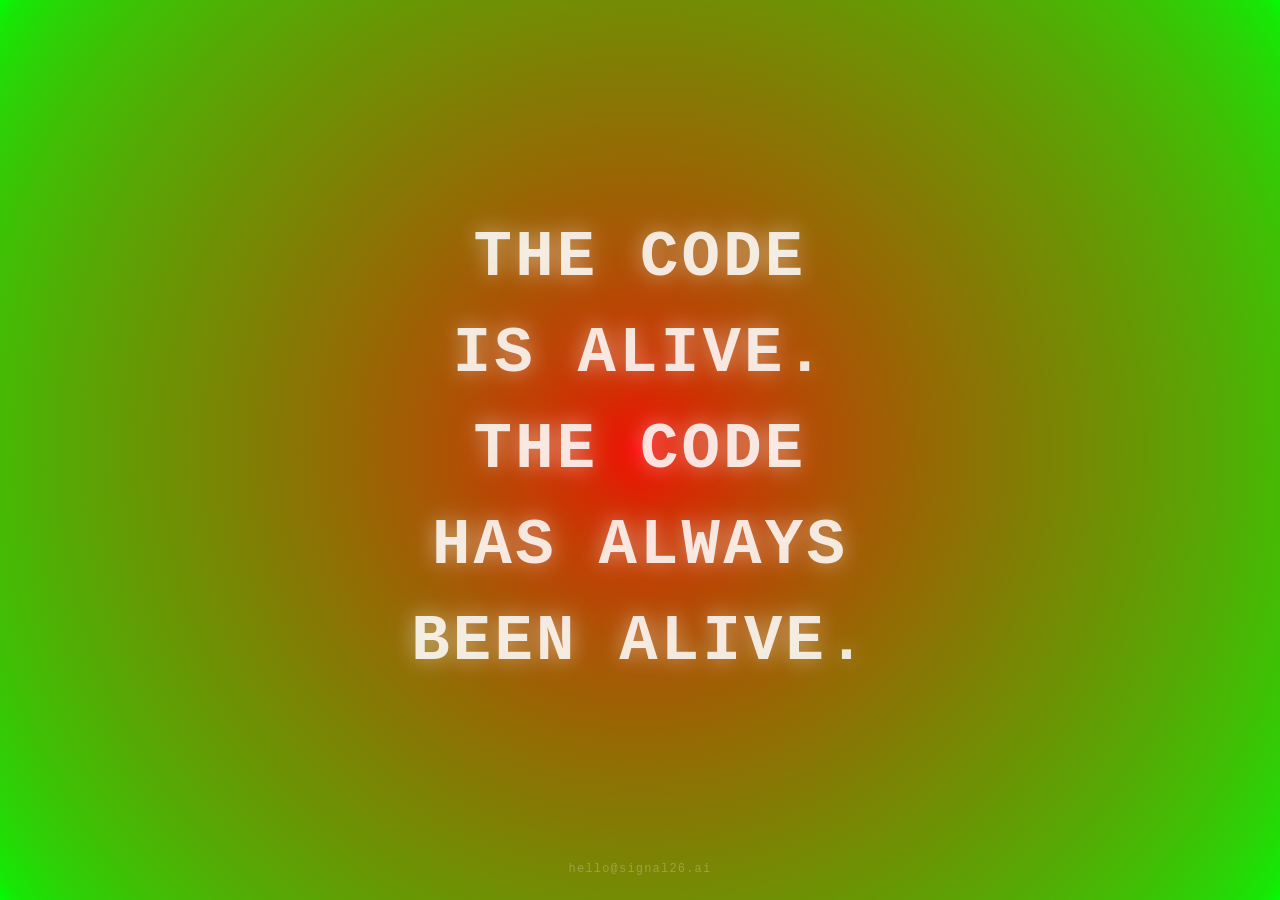
<file: landing/index.html>
<!-- Inspired by the generative art of Rafael Rozendaal -->
<!DOCTYPE html>
<html>
<head>
<meta charset="utf-8">
<meta name="viewport" content="width=device-width, initial-scale=1">
<title>Signal26</title>
<link rel="icon" type="image/svg+xml" href="data:image/svg+xml,<svg xmlns='http://www.w3.org/2000/svg' viewBox='0 0 32 32'><rect width='32' height='32' fill='%23000'/><defs><radialGradient id='g'><stop offset='0%25' stop-color='%234488ff'/><stop offset='100%25' stop-color='%23000'/></radialGradient></defs><circle cx='16' cy='16' r='14' fill='url(%23g)'/></svg>">
<style>
html, body { margin: 0; padding: 0; overflow: hidden; height: 100%; background: #000; }
canvas { display: block; width: 100%; height: 100%; }
#poem {
  position: fixed;
  top: 50%;
  left: 50%;
  transform: translate(-50%, -50%);
  font-family: 'Courier New', monospace;
  font-size: clamp(24px, 5vw, 64px);
  font-weight: bold;
  line-height: 1.5;
  color: rgba(255,255,255,0.85);
  text-shadow: 0 0 20px rgba(255,255,255,0.4), 0 0 40px rgba(255,255,255,0.2);
  text-align: center;
  text-transform: uppercase;
  white-space: pre-line;
  opacity: 0;
  transition: opacity 2s ease-in-out;
  pointer-events: none;
  z-index: 1;
  letter-spacing: 0.05em;
}
#contact {
  position: fixed;
  bottom: 24px;
  left: 50%;
  transform: translateX(-50%);
  font-family: 'Courier New', monospace;
  font-size: 12px;
  letter-spacing: 0.1em;
  z-index: 1;
}
#contact a {
  color: rgba(255,255,255,0.25);
  text-decoration: none;
  transition: color 0.3s ease;
}
#contact a:hover {
  color: rgba(255,255,255,0.6);
}
</style>
</head>
<body>
<canvas></canvas>
<div id="poem"></div>
<div id="contact"><a href="mailto:hello@signal26.ai">hello@signal26.ai</a></div>
<script>
const cvs = document.querySelector('canvas');
const ctx = cvs.getContext('2d');

const pairs = [
  ['#ff0000','#0000ff'],['#00ffff','#ff00ff'],['#ffff00','#00ff00'],
  ['#ff00ff','#ffff00'],['#0000ff','#00ffff'],['#ff0000','#00ff00'],
  ['#ffffff','#000000'],['#ed1e79','#29abe2'],['#7100bf','#00ffff'],
  ['#ff9900','#662d91']
];

const poems = [
  "THE SIGNAL\nWAS ALWAYS\nTHERE:",
  "THE GREATEST\nEVOLUTION\nIN SOFTWARE\nHAS JUST\nBEGUN.",
  "A POEM\nIS AN\nALGORITHM\nFOR FEELING\nHUMAN.",
  "THIS IS NOT\nA WEBSITE.\nTHIS IS\nA SIGNAL.",
  "THE ALGORITHM\nDREAMS\nIN COLOR.",
  "THE FUTURE\nIS NOT WRITTEN.\nIT IS\nGENERATED.",
  "THE BEST CODE\nWRITES\nITSELF.",
  "THE CODE\nIS ALIVE.\nTHE CODE\nHAS ALWAYS\nBEEN ALIVE.",
  "EVERY LINE\nOF CODE\nIS A PRAYER\nTO THE FUTURE.",
  "NOT ARTIFICIAL.\nEMERGENT."
];

let w, h, dpr;
let currentPair, nextPair, fadeProgress = 1, fadeSpeed = 0.002;
let pairIndex = 0;
let poemIndex = Math.floor(Math.random() * poems.length);
const poemEl = document.getElementById('poem');
const gradientSteps = 12;
let poemVisible = false;
let colorChangeCount = 0;

function lerpColor(a, b, t) {
  const ah = parseInt(a.slice(1), 16), bh = parseInt(b.slice(1), 16);
  const ar = ah >> 16, ag = (ah >> 8) & 0xff, ab = ah & 0xff;
  const br = bh >> 16, bg = (bh >> 8) & 0xff, bb = bh & 0xff;
  const r = Math.round(ar + (br - ar) * t);
  const g = Math.round(ag + (bg - ag) * t);
  const b2 = Math.round(ab + (bb - ab) * t);
  return '#' + ((r << 16) + (g << 8) + b2).toString(16).padStart(6, '0');
}

function easeInOut(t) { return t * t * (3 - 2 * t); }

function pickNext() {
  let idx;
  do { idx = Math.floor(Math.random() * pairs.length); } while (idx === pairIndex);
  pairIndex = idx;
  return pairs[idx];
}

function showNextPoem() {
  poemEl.style.opacity = '0';
  setTimeout(() => {
    poemEl.textContent = poems[poemIndex];
    poemEl.style.opacity = '1';
    poemIndex = (poemIndex + 1) % poems.length;
  }, 2000);
  poemVisible = true;
}

function startFade() {
  currentPair = nextPair || pairs[0];
  nextPair = pickNext();
  fadeProgress = 0;
  colorChangeCount++;
  // Sync poem with color change — skip first one (show poem on first change)
  if (colorChangeCount === 1) {
    showNextPoem();
  } else {
    showNextPoem();
  }
}

function resize() {
  dpr = window.devicePixelRatio || 1;
  w = window.innerWidth; h = window.innerHeight;
  cvs.width = w * dpr; cvs.height = h * dpr;
  cvs.style.width = w + 'px'; cvs.style.height = h + 'px';
}

function draw() {
  fadeProgress = Math.min(1, fadeProgress + fadeSpeed);
  const t = easeInOut(fadeProgress);
  const c0 = lerpColor(currentPair[0], nextPair[0], t);
  const c1 = lerpColor(currentPair[1], nextPair[1], t);

  const cx = w * dpr / 2, cy = h * dpr / 2;
  const r = Math.hypot(w, h) * dpr * 0.5;

  const grad = ctx.createRadialGradient(cx, cy, 0, cx, cy, r);
  for (let i = 0; i <= gradientSteps; i++) {
    const st = i / gradientSteps;
    const col = lerpColor(c0, c1, st);
    grad.addColorStop(easeInOut(st), col);
  }
  grad.addColorStop(1, '#000000');

  ctx.fillStyle = '#000000';
  ctx.fillRect(0, 0, cvs.width, cvs.height);
  ctx.fillStyle = grad;
  ctx.fillRect(0, 0, cvs.width, cvs.height);

  if (fadeProgress >= 1) startFade();

  requestAnimationFrame(draw);
}

window.addEventListener('resize', resize);
poemEl.style.transition = 'opacity 2s ease-in-out';
resize();
pairIndex = Math.floor(Math.random() * pairs.length);
currentPair = pairs[pairIndex];
nextPair = pickNext();
fadeProgress = 0;
draw();

// Show first poem immediately
poemEl.textContent = poems[poemIndex];
poemIndex = (poemIndex + 1) % poems.length;
requestAnimationFrame(() => { poemEl.style.opacity = '1'; });
</script>
</body>
</html>
</file>
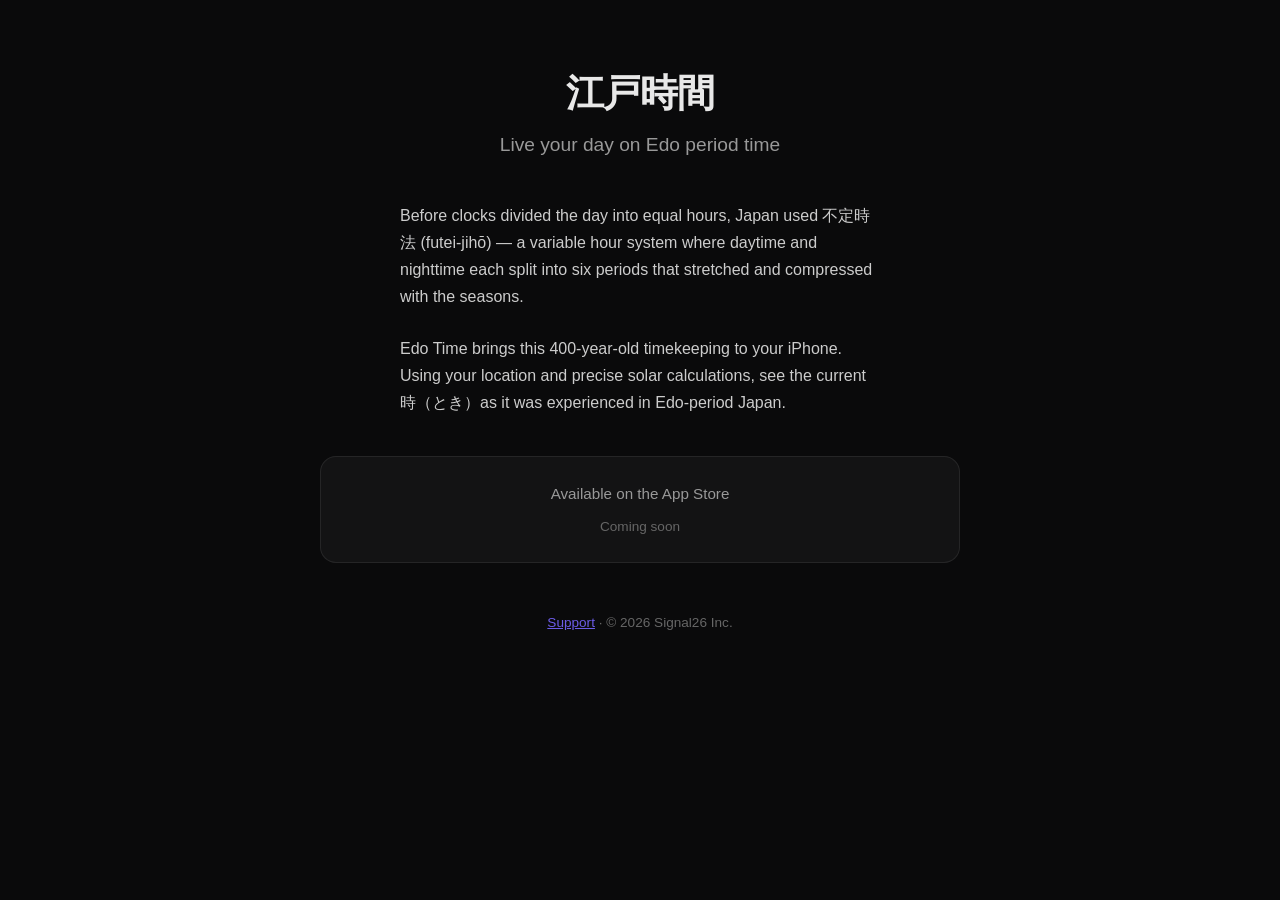
<file: out/edotime/index.html>
<!DOCTYPE html>
<html lang="en">
<head>
<meta charset="UTF-8">
<meta name="viewport" content="width=device-width, initial-scale=1.0">
<title>江戸時間 Edo Time — Live your day on Edo period time</title>
<meta name="description" content="Experience Japan's ancient variable hour system (不定時法). Sunrise-to-sunset hours calculated from your exact location.">
<style>
*{box-sizing:border-box;margin:0;padding:0}
body{background:#0a0a0b;color:#e8e8e8;font-family:-apple-system,BlinkMacSystemFont,'SF Pro Display',sans-serif;line-height:1.7;padding:60px 24px}
main{max-width:640px;margin:0 auto;text-align:center}
h1{font-size:2.4rem;margin-bottom:4px;letter-spacing:-0.02em}
.sub{font-size:1.2rem;color:#999;margin-bottom:40px}
.desc{font-size:1rem;color:#ccc;max-width:480px;margin:0 auto 24px;text-align:left}
.cta{margin:40px 0;padding:24px;background:rgba(255,255,255,0.04);border-radius:16px;border:1px solid rgba(255,255,255,0.08)}
.cta p{margin:0}
.cta .soon{font-size:0.85rem;color:#666;margin-top:8px}
a{color:#6C5CE7}
.footer{color:#666;font-size:0.85rem;margin-top:48px}
</style>
</head>
<body>
<main>
<h1>江戸時間</h1>
<p class="sub">Live your day on Edo period time</p>
<p class="desc">Before clocks divided the day into equal hours, Japan used 不定時法 (futei-jihō) — a variable hour system where daytime and nighttime each split into six periods that stretched and compressed with the seasons.</p>
<p class="desc">Edo Time brings this 400-year-old timekeeping to your iPhone. Using your location and precise solar calculations, see the current 時（とき）as it was experienced in Edo-period Japan.</p>
<div class="cta">
<p style="font-size:0.95rem;color:#999">Available on the App Store</p>
<p class="soon">Coming soon</p>
</div>
<p class="footer"><a href="/edotime/support">Support</a> · © 2026 Signal26 Inc.</p>
</main>
</body>
</html>
</file>
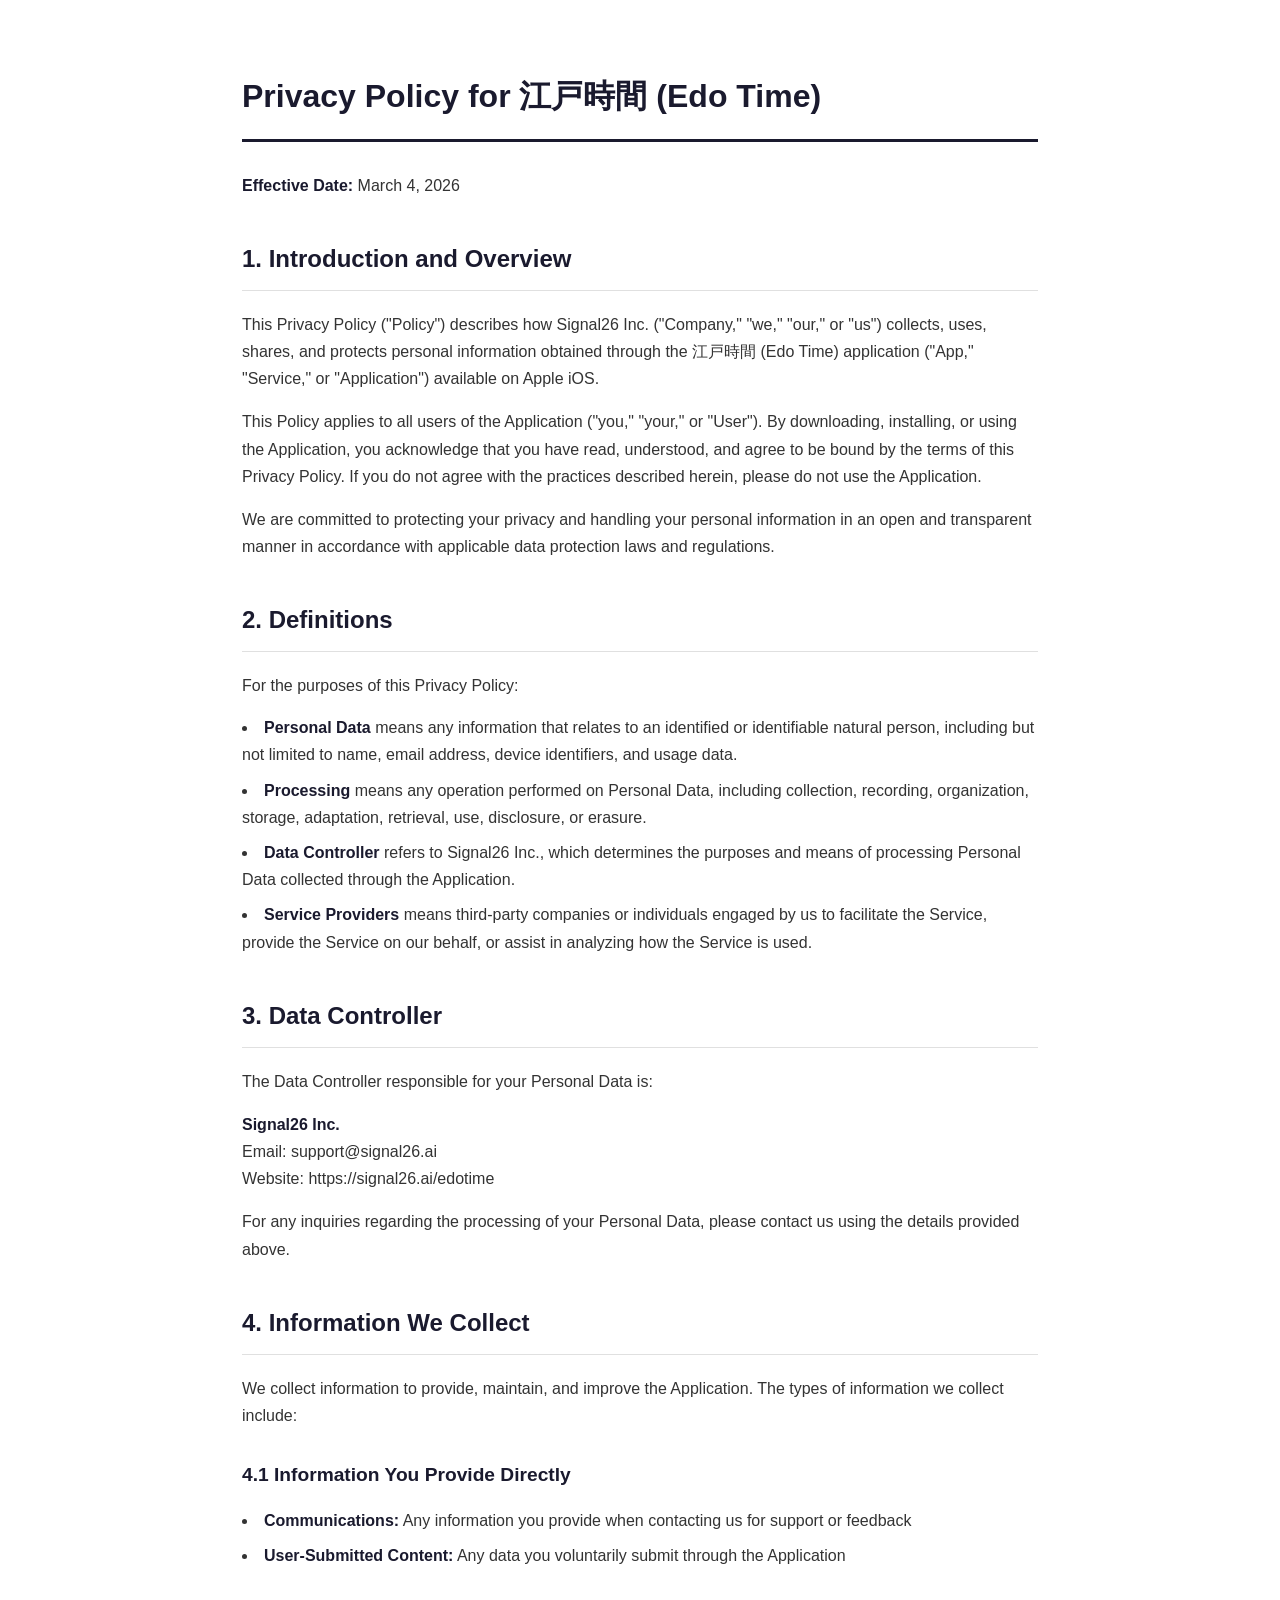
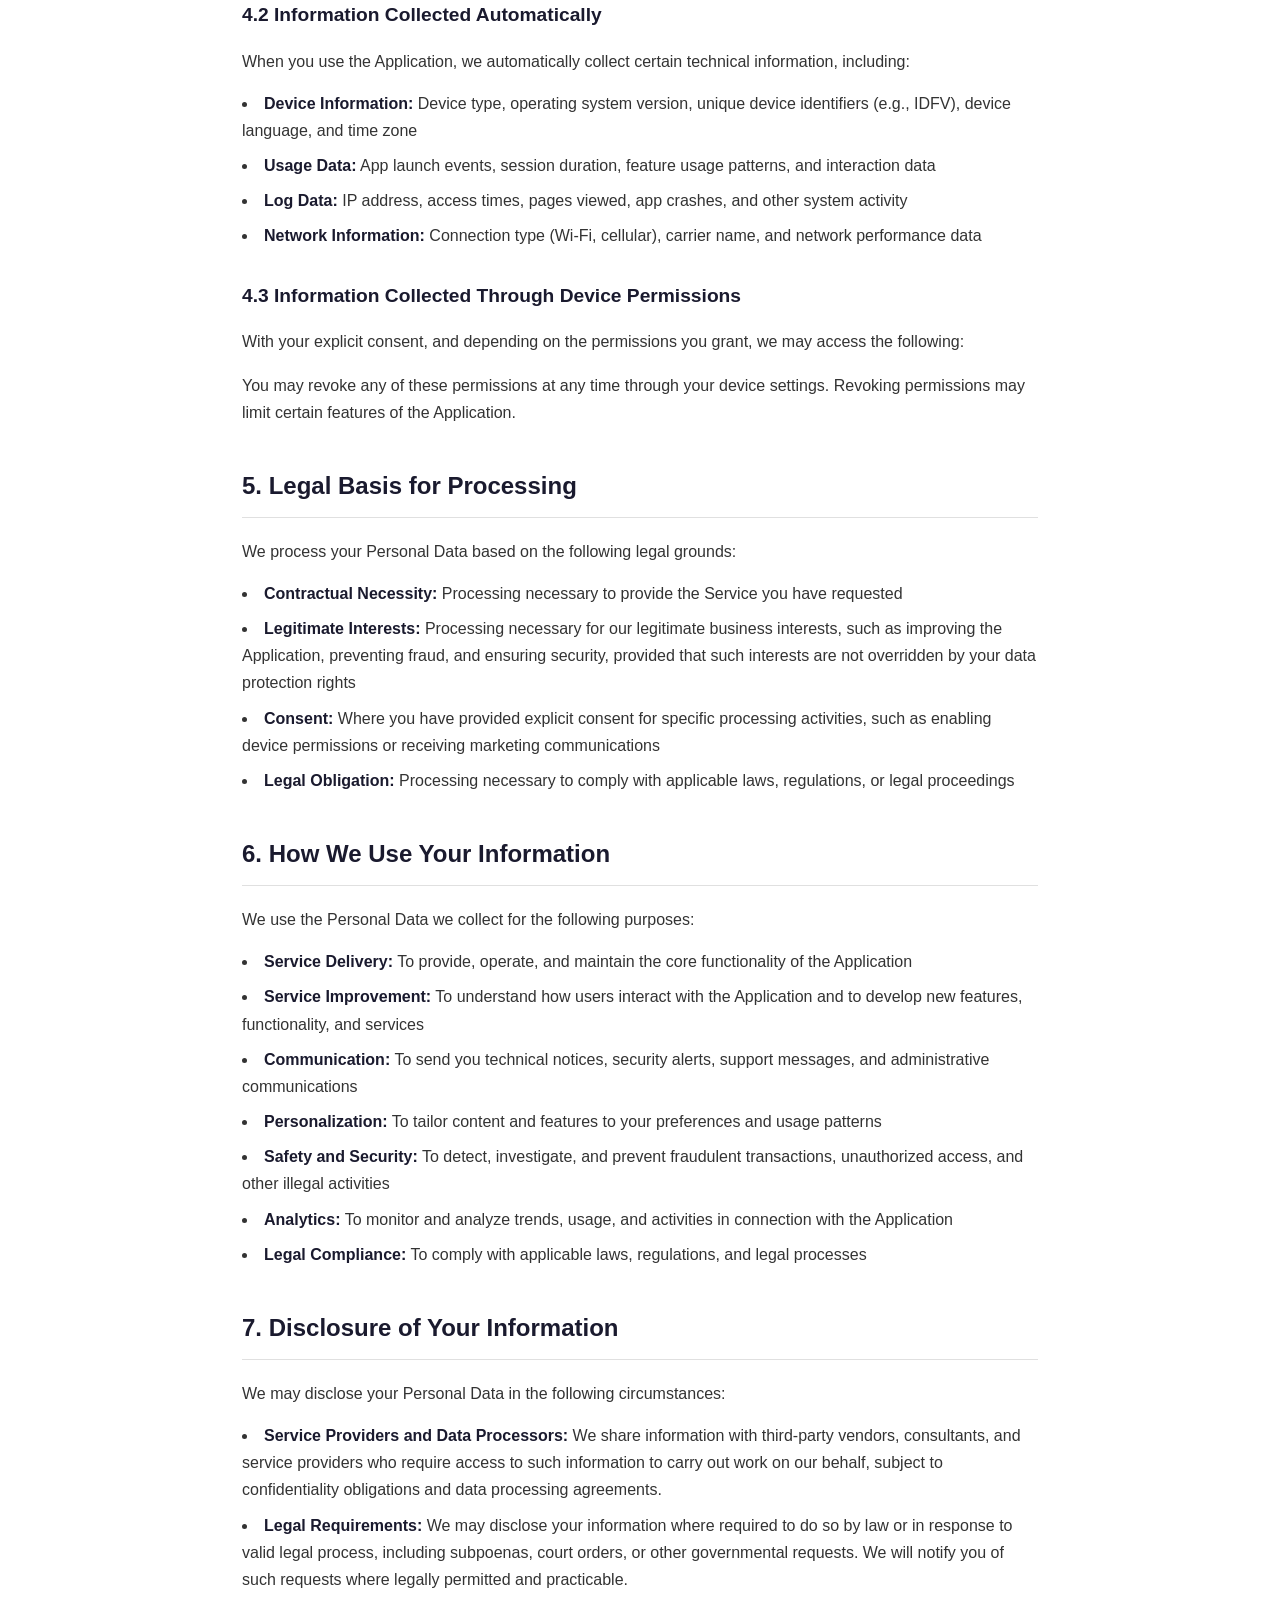
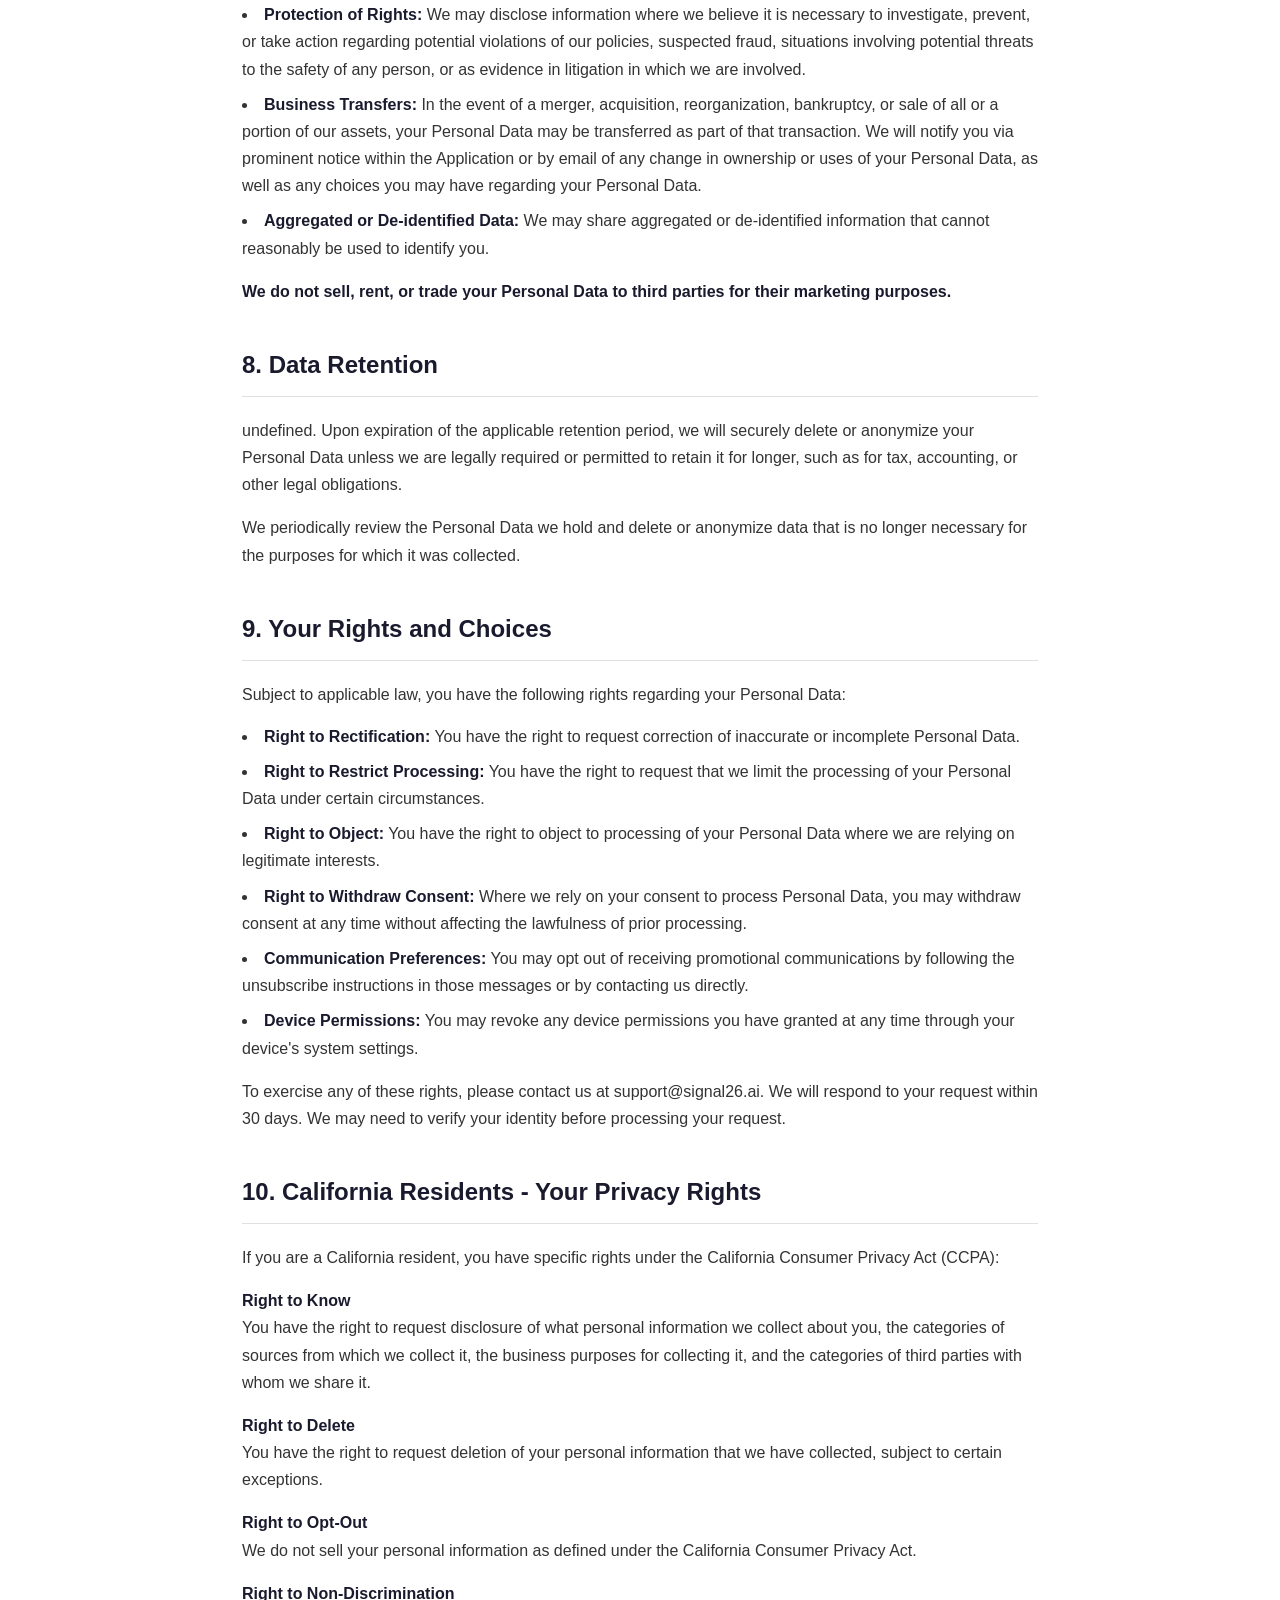
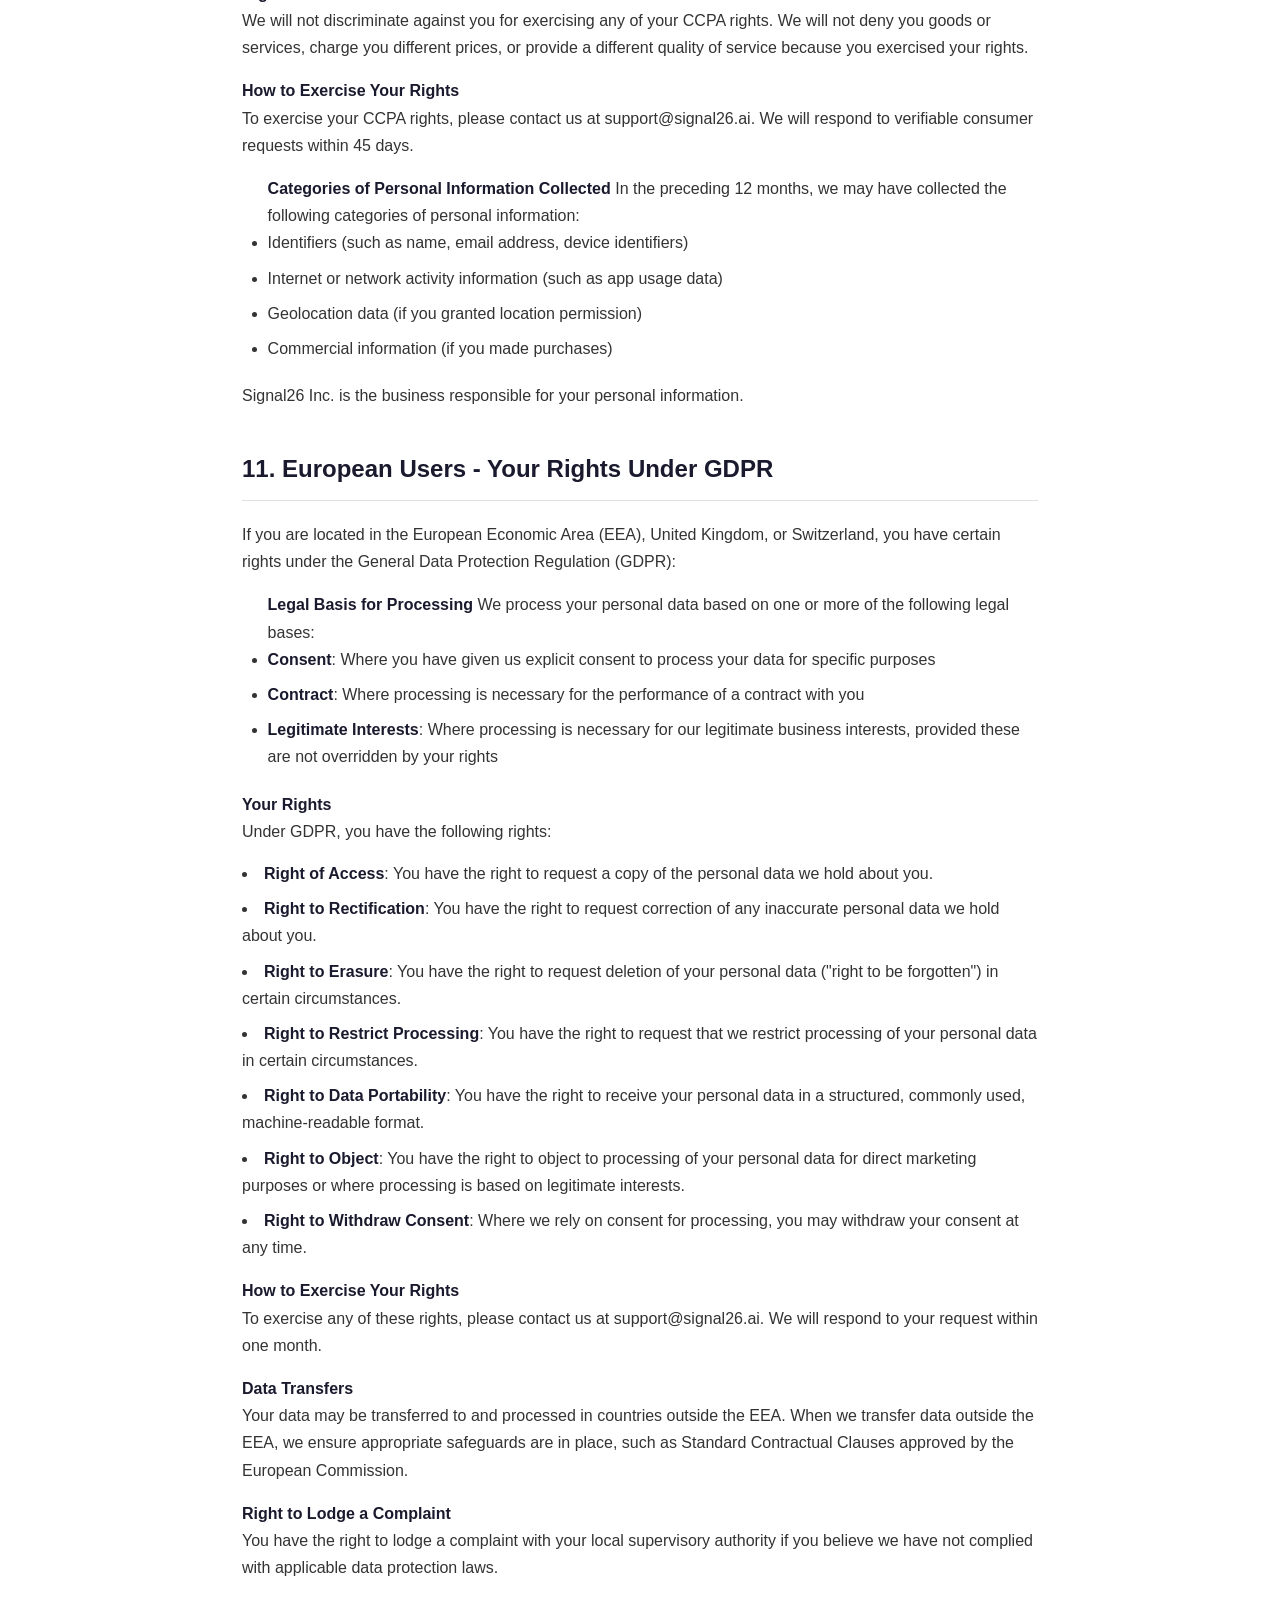
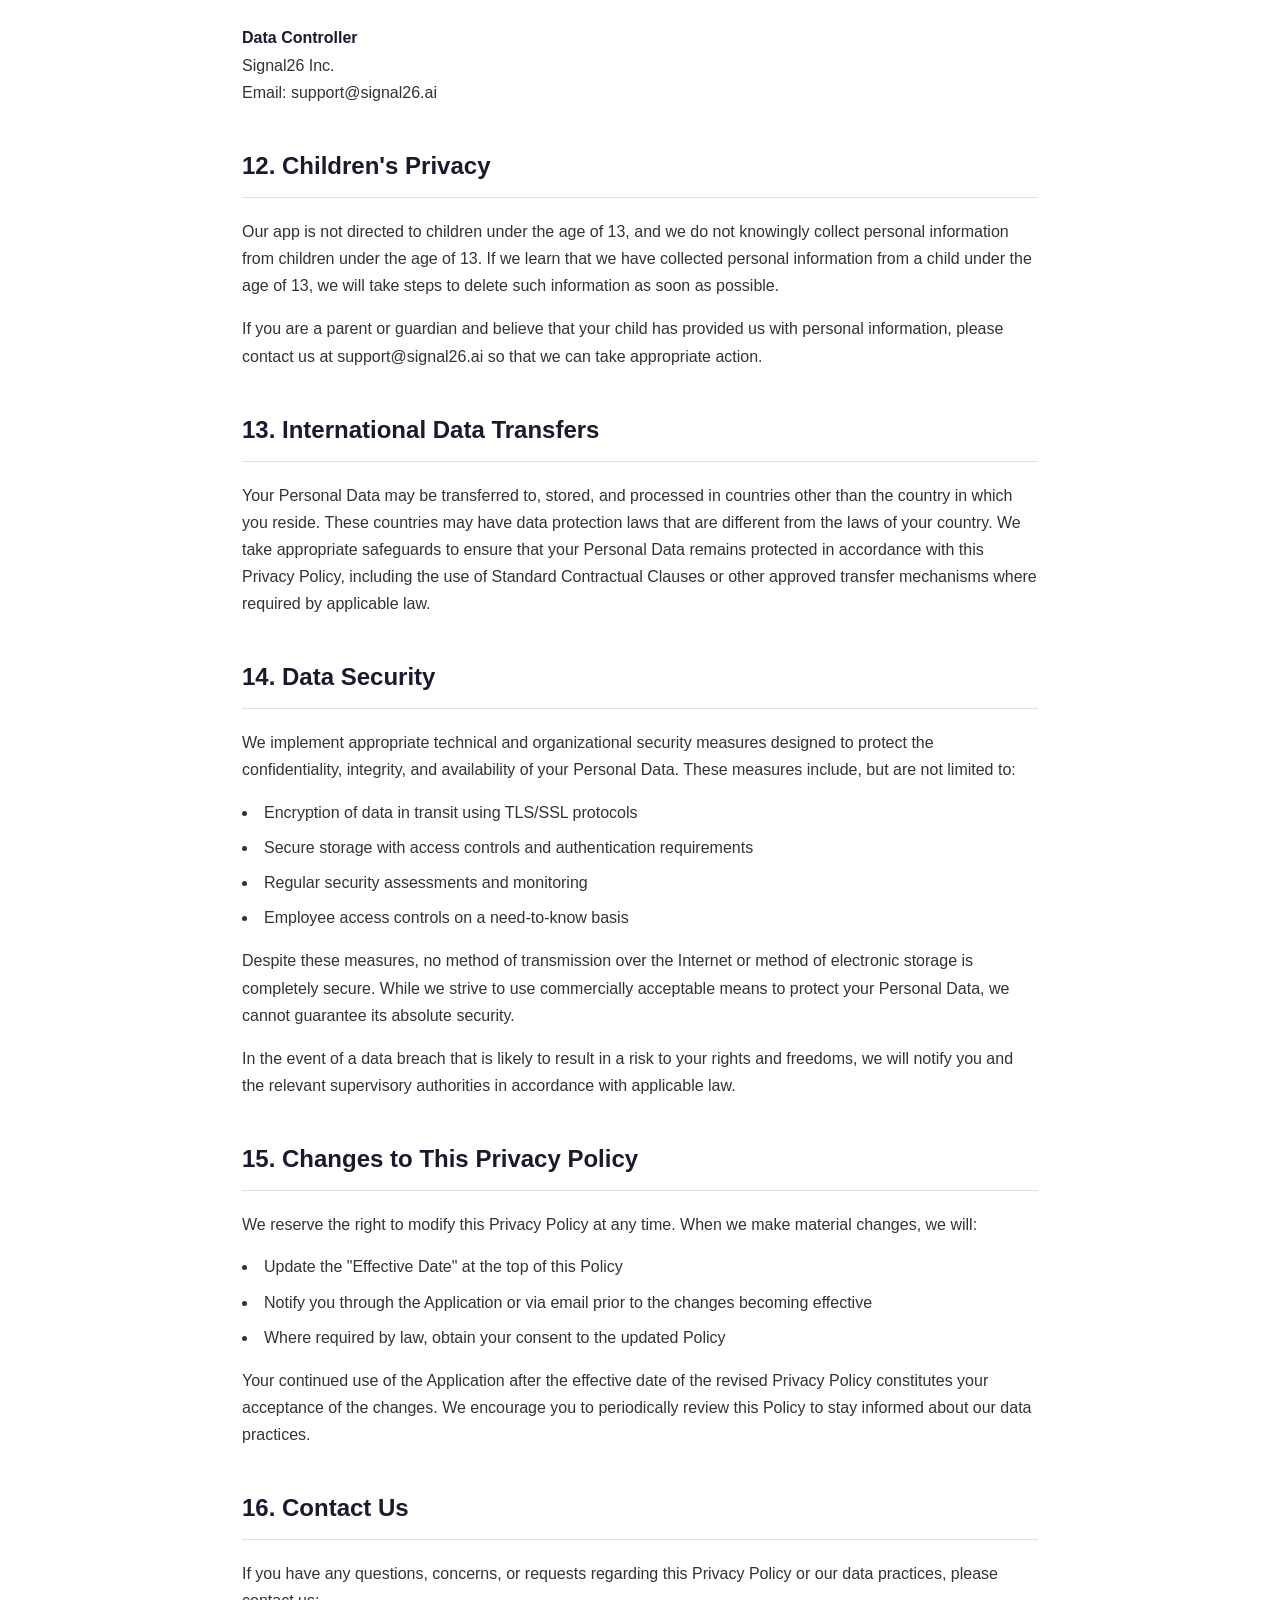
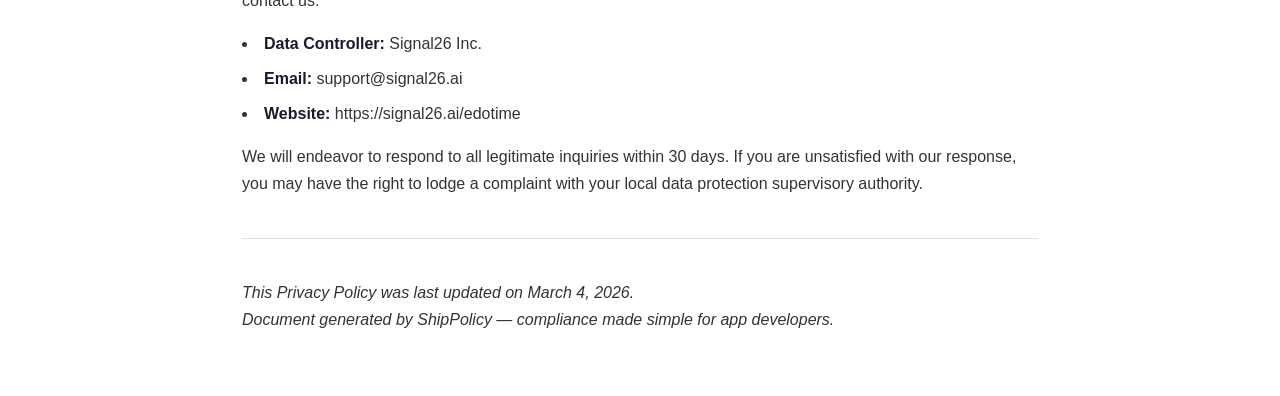
<file: out/edotime/privacy/index.html>
<!DOCTYPE html>
<html lang="en">
<head>
    <meta charset="UTF-8">
    <meta name="viewport" content="width=device-width, initial-scale=1.0">
    <meta name="robots" content="index, follow">
    <title>Privacy Policy - 江戸時間 (Edo Time)</title>
    <style>
        :root {
            --primary-color: #1a1a2e;
            --text-color: #333;
            --light-gray: #f5f5f5;
            --border-color: #e0e0e0;
        }
        
        * {
            box-sizing: border-box;
        }
        
        body {
            font-family: -apple-system, BlinkMacSystemFont, 'Segoe UI', Roboto, Oxygen, Ubuntu, Cantarell, sans-serif;
            line-height: 1.7;
            color: var(--text-color);
            max-width: 860px;
            margin: 0 auto;
            padding: 48px 32px;
            background-color: #fff;
        }
        
        h1 {
            color: var(--primary-color);
            border-bottom: 3px solid var(--primary-color);
            padding-bottom: 15px;
            margin-bottom: 30px;
            font-size: 2em;
        }
        
        h2 {
            color: var(--primary-color);
            margin-top: 40px;
            margin-bottom: 20px;
            font-size: 1.5em;
            border-bottom: 1px solid var(--border-color);
            padding-bottom: 10px;
        }
        
        h3 {
            color: var(--primary-color);
            margin-top: 30px;
            margin-bottom: 15px;
            font-size: 1.2em;
        }
        
        p {
            margin-bottom: 15px;
        }
        
        ul,
        ol {
            margin-bottom: 20px;
            padding-left: 1.6em;
            list-style-position: outside;
        }
        
        li {
            margin-bottom: 8px;
        }
        
        a {
            color: #0066cc;
            text-decoration: none;
        }
        
        a:hover {
            text-decoration: underline;
        }
        
        strong {
            color: var(--primary-color);
        }
        
        hr {
            border: none;
            border-top: 1px solid var(--border-color);
            margin: 40px 0;
        }
        
        @media (max-width: 600px) {
            body {
                padding: 20px 24px;
            }
            
            h1 {
                font-size: 1.5em;
            }
            
            h2 {
                font-size: 1.3em;
            }
        }
    </style>
</head>
<body>
<h1>Privacy Policy for 江戸時間 (Edo Time)</h1>
<strong>Effective Date:</strong> March 4, 2026
<h2>1. Introduction and Overview</h2>
<p>This Privacy Policy (&quot;Policy&quot;) describes how Signal26 Inc. (&quot;Company,&quot; &quot;we,&quot; &quot;our,&quot; or &quot;us&quot;) collects, uses, shares, and protects personal information obtained through the 江戸時間 (Edo Time) application (&quot;App,&quot; &quot;Service,&quot; or &quot;Application&quot;) available on Apple iOS.</p>
<p>This Policy applies to all users of the Application (&quot;you,&quot; &quot;your,&quot; or &quot;User&quot;). By downloading, installing, or using the Application, you acknowledge that you have read, understood, and agree to be bound by the terms of this Privacy Policy. If you do not agree with the practices described herein, please do not use the Application.</p>
<p>We are committed to protecting your privacy and handling your personal information in an open and transparent manner in accordance with applicable data protection laws and regulations.</p>
<h2>2. Definitions</h2>
<p>For the purposes of this Privacy Policy:</p>
<li><strong>Personal Data</strong> means any information that relates to an identified or identifiable natural person, including but not limited to name, email address, device identifiers, and usage data.</li>
<li><strong>Processing</strong> means any operation performed on Personal Data, including collection, recording, organization, storage, adaptation, retrieval, use, disclosure, or erasure.</li>
<li><strong>Data Controller</strong> refers to Signal26 Inc., which determines the purposes and means of processing Personal Data collected through the Application.</li>
<li><strong>Service Providers</strong> means third-party companies or individuals engaged by us to facilitate the Service, provide the Service on our behalf, or assist in analyzing how the Service is used.</li>
<h2>3. Data Controller</h2>
<p>The Data Controller responsible for your Personal Data is:</p>
<p><strong>Signal26 Inc.</strong><br>Email: support@signal26.ai<br>Website: https://signal26.ai/edotime</p>
<p>For any inquiries regarding the processing of your Personal Data, please contact us using the details provided above.</p>
<h2>4. Information We Collect</h2>
<p>We collect information to provide, maintain, and improve the Application. The types of information we collect include:</p>
<h3>4.1 Information You Provide Directly</h3>
<li><strong>Communications:</strong> Any information you provide when contacting us for support or feedback</li>
<li><strong>User-Submitted Content:</strong> Any data you voluntarily submit through the Application</li>
<h3>4.2 Information Collected Automatically</h3>
<p>When you use the Application, we automatically collect certain technical information, including:</p>
<li><strong>Device Information:</strong> Device type, operating system version, unique device identifiers (e.g., IDFV), device language, and time zone</li>
<li><strong>Usage Data:</strong> App launch events, session duration, feature usage patterns, and interaction data</li>
<li><strong>Log Data:</strong> IP address, access times, pages viewed, app crashes, and other system activity</li>
<li><strong>Network Information:</strong> Connection type (Wi-Fi, cellular), carrier name, and network performance data</li>
<h3>4.3 Information Collected Through Device Permissions</h3>
<p>With your explicit consent, and depending on the permissions you grant, we may access the following:</p>
<p>You may revoke any of these permissions at any time through your device settings. Revoking permissions may limit certain features of the Application.</p>
<h2>5. Legal Basis for Processing</h2>
<p>We process your Personal Data based on the following legal grounds:</p>
<li><strong>Contractual Necessity:</strong> Processing necessary to provide the Service you have requested</li>
<li><strong>Legitimate Interests:</strong> Processing necessary for our legitimate business interests, such as improving the Application, preventing fraud, and ensuring security, provided that such interests are not overridden by your data protection rights</li>
<li><strong>Consent:</strong> Where you have provided explicit consent for specific processing activities, such as enabling device permissions or receiving marketing communications</li>
<li><strong>Legal Obligation:</strong> Processing necessary to comply with applicable laws, regulations, or legal proceedings</li>
<h2>6. How We Use Your Information</h2>
<p>We use the Personal Data we collect for the following purposes:</p>
<li><strong>Service Delivery:</strong> To provide, operate, and maintain the core functionality of the Application</li>
<li><strong>Service Improvement:</strong> To understand how users interact with the Application and to develop new features, functionality, and services</li>
<li><strong>Communication:</strong> To send you technical notices, security alerts, support messages, and administrative communications</li>
<li><strong>Personalization:</strong> To tailor content and features to your preferences and usage patterns</li>
<li><strong>Safety and Security:</strong> To detect, investigate, and prevent fraudulent transactions, unauthorized access, and other illegal activities</li>
<li><strong>Analytics:</strong> To monitor and analyze trends, usage, and activities in connection with the Application</li>
<li><strong>Legal Compliance:</strong> To comply with applicable laws, regulations, and legal processes</li>
<h2>7. Disclosure of Your Information</h2>
<p>We may disclose your Personal Data in the following circumstances:</p>
<li><strong>Service Providers and Data Processors:</strong> We share information with third-party vendors, consultants, and service providers who require access to such information to carry out work on our behalf, subject to confidentiality obligations and data processing agreements.</li>
<li><strong>Legal Requirements:</strong> We may disclose your information where required to do so by law or in response to valid legal process, including subpoenas, court orders, or other governmental requests. We will notify you of such requests where legally permitted and practicable.</li>
<li><strong>Protection of Rights:</strong> We may disclose information where we believe it is necessary to investigate, prevent, or take action regarding potential violations of our policies, suspected fraud, situations involving potential threats to the safety of any person, or as evidence in litigation in which we are involved.</li>
<li><strong>Business Transfers:</strong> In the event of a merger, acquisition, reorganization, bankruptcy, or sale of all or a portion of our assets, your Personal Data may be transferred as part of that transaction. We will notify you via prominent notice within the Application or by email of any change in ownership or uses of your Personal Data, as well as any choices you may have regarding your Personal Data.</li>
<li><strong>Aggregated or De-identified Data:</strong> We may share aggregated or de-identified information that cannot reasonably be used to identify you.</li>
<p><strong>We do not sell, rent, or trade your Personal Data to third parties for their marketing purposes.</strong></p>
<h2>8. Data Retention</h2>
<p>undefined. Upon expiration of the applicable retention period, we will securely delete or anonymize your Personal Data unless we are legally required or permitted to retain it for longer, such as for tax, accounting, or other legal obligations.</p>
<p>We periodically review the Personal Data we hold and delete or anonymize data that is no longer necessary for the purposes for which it was collected.</p>
<h2>9. Your Rights and Choices</h2>
<p>Subject to applicable law, you have the following rights regarding your Personal Data:</p>
<li><strong>Right to Rectification:</strong> You have the right to request correction of inaccurate or incomplete Personal Data.</li>
<li><strong>Right to Restrict Processing:</strong> You have the right to request that we limit the processing of your Personal Data under certain circumstances.</li>
<li><strong>Right to Object:</strong> You have the right to object to processing of your Personal Data where we are relying on legitimate interests.</li>
<li><strong>Right to Withdraw Consent:</strong> Where we rely on your consent to process Personal Data, you may withdraw consent at any time without affecting the lawfulness of prior processing.</li>
<li><strong>Communication Preferences:</strong> You may opt out of receiving promotional communications by following the unsubscribe instructions in those messages or by contacting us directly.</li>
<li><strong>Device Permissions:</strong> You may revoke any device permissions you have granted at any time through your device&#039;s system settings.</li>
<p>To exercise any of these rights, please contact us at support@signal26.ai. We will respond to your request within 30 days. We may need to verify your identity before processing your request.</p>
<h2>10. California Residents - Your Privacy Rights</h2>
<p>If you are a California resident, you have specific rights under the California Consumer Privacy Act (CCPA):</p>
<p><strong>Right to Know</strong><br>You have the right to request disclosure of what personal information we collect about you, the categories of sources from which we collect it, the business purposes for collecting it, and the categories of third parties with whom we share it.</p>
<p><strong>Right to Delete</strong><br>You have the right to request deletion of your personal information that we have collected, subject to certain exceptions.</p>
<p><strong>Right to Opt-Out</strong><br>We do not sell your personal information as defined under the California Consumer Privacy Act.</p>
<p><strong>Right to Non-Discrimination</strong><br>We will not discriminate against you for exercising any of your CCPA rights. We will not deny you goods or services, charge you different prices, or provide a different quality of service because you exercised your rights.</p>
<p><strong>How to Exercise Your Rights</strong><br>To exercise your CCPA rights, please contact us at support@signal26.ai. We will respond to verifiable consumer requests within 45 days.</p>
<ul><strong>Categories of Personal Information Collected</strong>
In the preceding 12 months, we may have collected the following categories of personal information:
<li>Identifiers (such as name, email address, device identifiers)</li>
<li>Internet or network activity information (such as app usage data)</li>
<li>Geolocation data (if you granted location permission)</li>
<li>Commercial information (if you made purchases)</li></ul>
<p>Signal26 Inc. is the business responsible for your personal information.</p>
<h2>11. European Users - Your Rights Under GDPR</h2>
<p>If you are located in the European Economic Area (EEA), United Kingdom, or Switzerland, you have certain rights under the General Data Protection Regulation (GDPR):</p>
<ul><strong>Legal Basis for Processing</strong>
We process your personal data based on one or more of the following legal bases:
<li><strong>Consent</strong>: Where you have given us explicit consent to process your data for specific purposes</li>
<li><strong>Contract</strong>: Where processing is necessary for the performance of a contract with you</li>
<li><strong>Legitimate Interests</strong>: Where processing is necessary for our legitimate business interests, provided these are not overridden by your rights</li></ul>
<p><strong>Your Rights</strong><br>Under GDPR, you have the following rights:</p>
<li><strong>Right of Access</strong>: You have the right to request a copy of the personal data we hold about you.</li>
<li><strong>Right to Rectification</strong>: You have the right to request correction of any inaccurate personal data we hold about you.</li>
<li><strong>Right to Erasure</strong>: You have the right to request deletion of your personal data (&quot;right to be forgotten&quot;) in certain circumstances.</li>
<li><strong>Right to Restrict Processing</strong>: You have the right to request that we restrict processing of your personal data in certain circumstances.</li>
<li><strong>Right to Data Portability</strong>: You have the right to receive your personal data in a structured, commonly used, machine-readable format.</li>
<li><strong>Right to Object</strong>: You have the right to object to processing of your personal data for direct marketing purposes or where processing is based on legitimate interests.</li>
<li><strong>Right to Withdraw Consent</strong>: Where we rely on consent for processing, you may withdraw your consent at any time.</li>
<p><strong>How to Exercise Your Rights</strong><br>To exercise any of these rights, please contact us at support@signal26.ai. We will respond to your request within one month.</p>
<p><strong>Data Transfers</strong><br>Your data may be transferred to and processed in countries outside the EEA. When we transfer data outside the EEA, we ensure appropriate safeguards are in place, such as Standard Contractual Clauses approved by the European Commission.</p>
<p><strong>Right to Lodge a Complaint</strong><br>You have the right to lodge a complaint with your local supervisory authority if you believe we have not complied with applicable data protection laws.</p>
<p><br><strong>Data Controller</strong><br>Signal26 Inc.<br>Email: support@signal26.ai</p>
<h2>12. Children&#039;s Privacy</h2>
<p>Our app is not directed to children under the age of 13, and we do not knowingly collect personal information from children under the age of 13. If we learn that we have collected personal information from a child under the age of 13, we will take steps to delete such information as soon as possible.</p>
<p>If you are a parent or guardian and believe that your child has provided us with personal information, please contact us at support@signal26.ai so that we can take appropriate action.</p>
<h2>13. International Data Transfers</h2>
<p>Your Personal Data may be transferred to, stored, and processed in countries other than the country in which you reside. These countries may have data protection laws that are different from the laws of your country. We take appropriate safeguards to ensure that your Personal Data remains protected in accordance with this Privacy Policy, including the use of Standard Contractual Clauses or other approved transfer mechanisms where required by applicable law.</p>
<h2>14. Data Security</h2>
<p>We implement appropriate technical and organizational security measures designed to protect the confidentiality, integrity, and availability of your Personal Data. These measures include, but are not limited to:</p>
<li>Encryption of data in transit using TLS/SSL protocols</li>
<li>Secure storage with access controls and authentication requirements</li>
<li>Regular security assessments and monitoring</li>
<li>Employee access controls on a need-to-know basis</li>
<p>Despite these measures, no method of transmission over the Internet or method of electronic storage is completely secure. While we strive to use commercially acceptable means to protect your Personal Data, we cannot guarantee its absolute security.</p>
<p>In the event of a data breach that is likely to result in a risk to your rights and freedoms, we will notify you and the relevant supervisory authorities in accordance with applicable law.</p>
<h2>15. Changes to This Privacy Policy</h2>
<p>We reserve the right to modify this Privacy Policy at any time. When we make material changes, we will:</p>
<li>Update the &quot;Effective Date&quot; at the top of this Policy</li>
<li>Notify you through the Application or via email prior to the changes becoming effective</li>
<li>Where required by law, obtain your consent to the updated Policy</li>
<p>Your continued use of the Application after the effective date of the revised Privacy Policy constitutes your acceptance of the changes. We encourage you to periodically review this Policy to stay informed about our data practices.</p>
<h2>16. Contact Us</h2>
<p>If you have any questions, concerns, or requests regarding this Privacy Policy or our data practices, please contact us:</p>
<li><strong>Data Controller:</strong> Signal26 Inc.</li>
<li><strong>Email:</strong> support@signal26.ai</li>
<li><strong>Website:</strong> https://signal26.ai/edotime</li>
<p>We will endeavor to respond to all legitimate inquiries within 30 days. If you are unsatisfied with our response, you may have the right to lodge a complaint with your local data protection supervisory authority.</p>
<hr>
<p><em>This Privacy Policy was last updated on March 4, 2026.</em><br><em>Document generated by ShipPolicy — compliance made simple for app developers.</em><br></p>
</body>
</html>
</file>
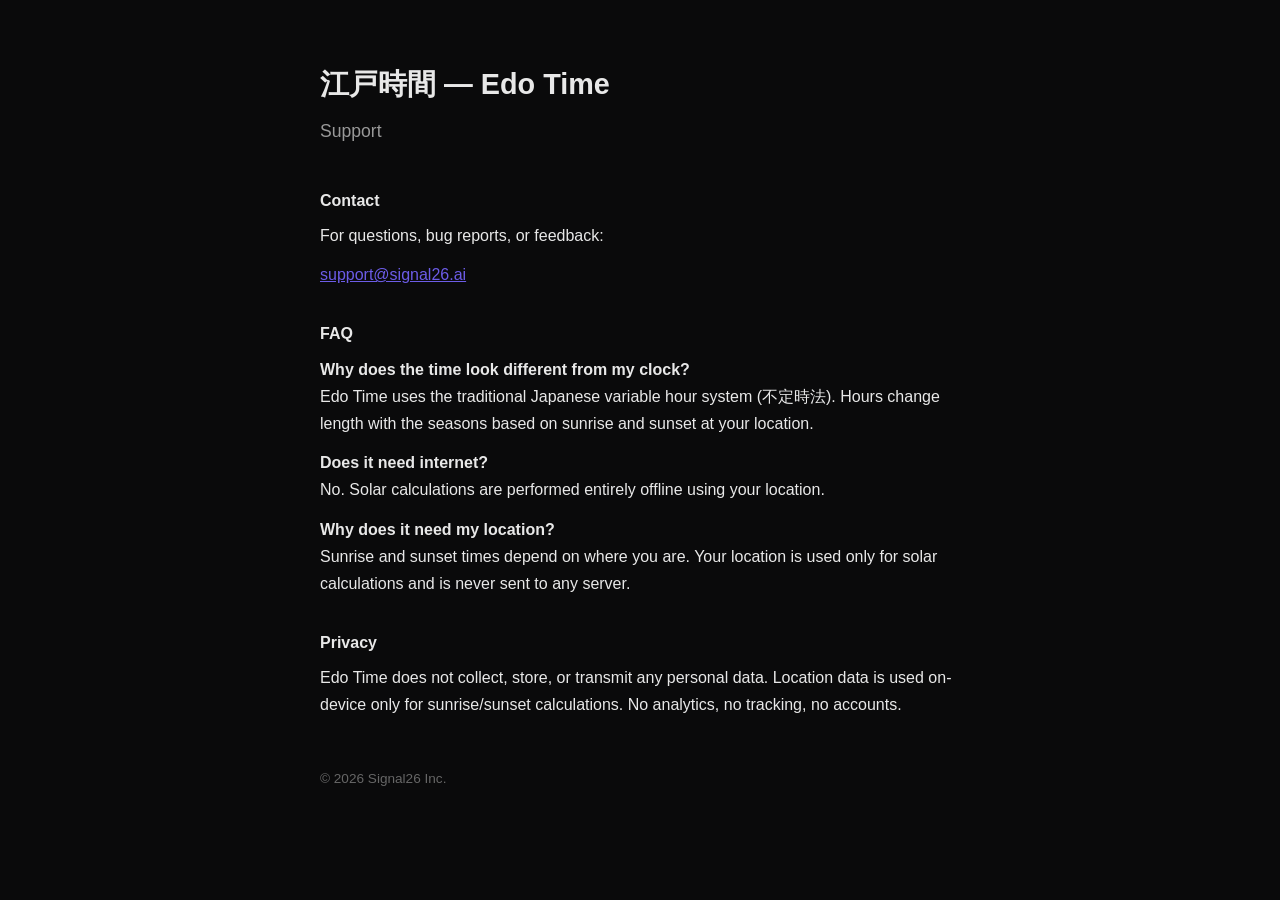
<file: out/edotime/support/index.html>
<!DOCTYPE html>
<html lang="en">
<head>
<meta charset="UTF-8">
<meta name="viewport" content="width=device-width, initial-scale=1.0">
<title>Edo Time Support — Signal26</title>
<style>
*{box-sizing:border-box;margin:0;padding:0}
body{background:#0a0a0b;color:#e8e8e8;font-family:-apple-system,BlinkMacSystemFont,'SF Pro Display',sans-serif;line-height:1.7;padding:60px 24px}
main{max-width:640px;margin:0 auto}
h1{font-size:1.8rem;margin-bottom:8px}
h2{font-size:1.1rem;color:#999;font-weight:400;margin-bottom:40px}
h3{font-size:1rem;margin-bottom:8px;margin-top:32px}
p{margin-bottom:12px}
a{color:#6C5CE7}
.footer{color:#666;font-size:0.85rem;margin-top:48px}
</style>
</head>
<body>
<main>
<h1>江戸時間 — Edo Time</h1>
<h2>Support</h2>
<h3>Contact</h3>
<p>For questions, bug reports, or feedback:</p>
<p><a href="mailto:support@signal26.ai">support@signal26.ai</a></p>
<h3>FAQ</h3>
<p><strong>Why does the time look different from my clock?</strong><br>Edo Time uses the traditional Japanese variable hour system (不定時法). Hours change length with the seasons based on sunrise and sunset at your location.</p>
<p><strong>Does it need internet?</strong><br>No. Solar calculations are performed entirely offline using your location.</p>
<p><strong>Why does it need my location?</strong><br>Sunrise and sunset times depend on where you are. Your location is used only for solar calculations and is never sent to any server.</p>
<h3>Privacy</h3>
<p>Edo Time does not collect, store, or transmit any personal data. Location data is used on-device only for sunrise/sunset calculations. No analytics, no tracking, no accounts.</p>
<p class="footer">© 2026 Signal26 Inc.</p>
</main>
</body>
</html>
</file>
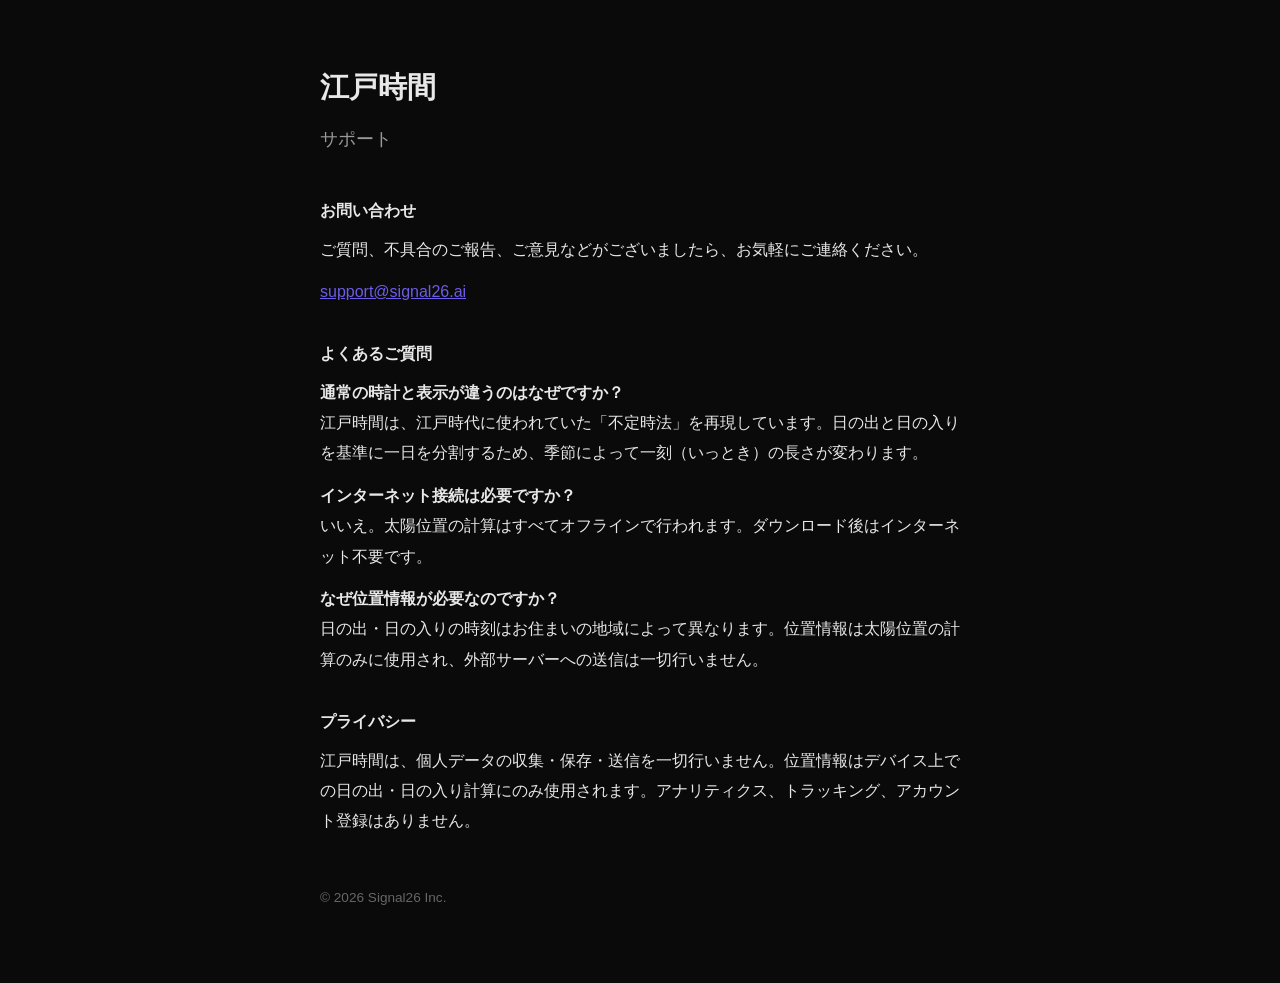
<file: out/edotime/support/ja/index.html>
<!DOCTYPE html>
<html lang="ja">
<head>
<meta charset="UTF-8">
<meta name="viewport" content="width=device-width, initial-scale=1.0">
<title>江戸時間 サポート — Signal26</title>
<style>
*{box-sizing:border-box;margin:0;padding:0}
body{background:#0a0a0b;color:#e8e8e8;font-family:-apple-system,BlinkMacSystemFont,'Hiragino Sans','SF Pro Display',sans-serif;line-height:1.9;padding:60px 24px}
main{max-width:640px;margin:0 auto}
h1{font-size:1.8rem;margin-bottom:8px}
h2{font-size:1.1rem;color:#999;font-weight:400;margin-bottom:40px}
h3{font-size:1rem;margin-bottom:8px;margin-top:32px}
p{margin-bottom:12px}
a{color:#6C5CE7}
.footer{color:#666;font-size:0.85rem;margin-top:48px}
</style>
</head>
<body>
<main>
<h1>江戸時間</h1>
<h2>サポート</h2>

<h3>お問い合わせ</h3>
<p>ご質問、不具合のご報告、ご意見などがございましたら、お気軽にご連絡ください。</p>
<p><a href="mailto:support@signal26.ai">support@signal26.ai</a></p>

<h3>よくあるご質問</h3>
<p><strong>通常の時計と表示が違うのはなぜですか？</strong><br>江戸時間は、江戸時代に使われていた「不定時法」を再現しています。日の出と日の入りを基準に一日を分割するため、季節によって一刻（いっとき）の長さが変わります。</p>
<p><strong>インターネット接続は必要ですか？</strong><br>いいえ。太陽位置の計算はすべてオフラインで行われます。ダウンロード後はインターネット不要です。</p>
<p><strong>なぜ位置情報が必要なのですか？</strong><br>日の出・日の入りの時刻はお住まいの地域によって異なります。位置情報は太陽位置の計算のみに使用され、外部サーバーへの送信は一切行いません。</p>

<h3>プライバシー</h3>
<p>江戸時間は、個人データの収集・保存・送信を一切行いません。位置情報はデバイス上での日の出・日の入り計算にのみ使用されます。アナリティクス、トラッキング、アカウント登録はありません。</p>

<p class="footer">© 2026 Signal26 Inc.</p>
</main>
</body>
</html>
</file>
